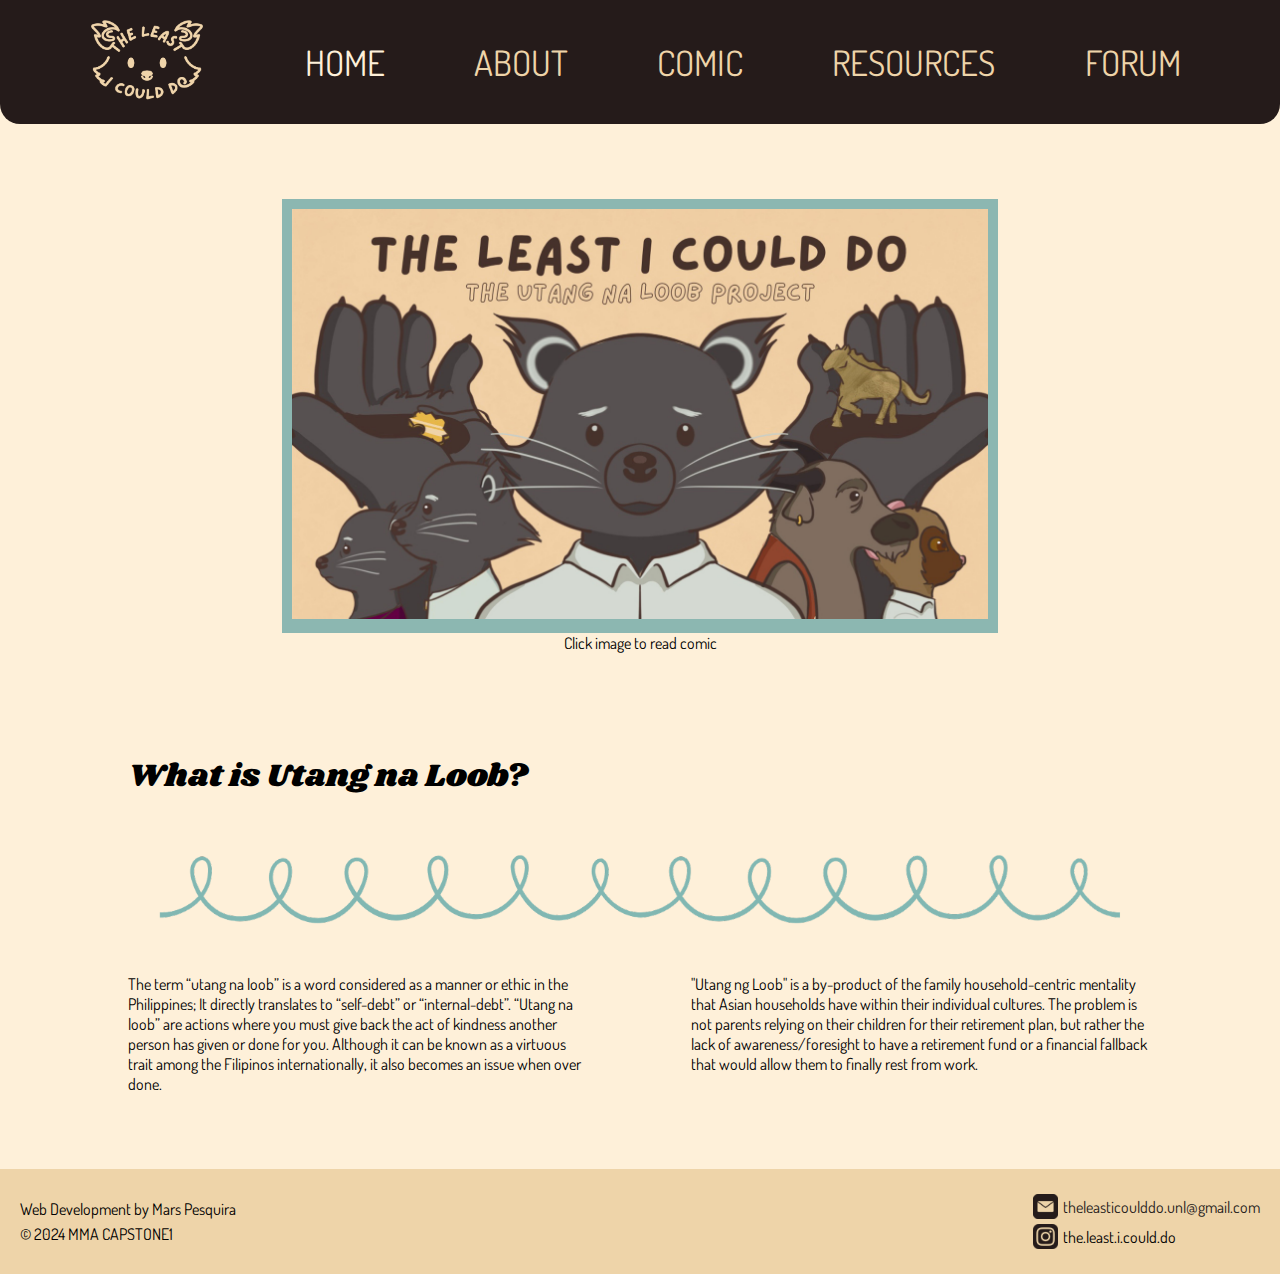
<file: index.html>
<!DOCTYPE html>
<html lang="en">

<head>
    <meta charset="utf-8">
    <meta name="viewport" content="width=device-width, initial-scale=1">
    <title>The Least I Could Do</title>
    <link rel="stylesheet" href="css/style.css">
    <link rel="stylesheet" href="css/mobile.css">
    <link rel="icon" type="image/icon" href="images/favicon.png">
</head>

<body>
    <!-- HEADER -->
    <header>
        <nav>
            <div class="logo">
                <a href="index.html">
                    <img id="logo" src="images/logo.png" alt="Logo">
                </a>
            </div>
            <ul>
                <li><a href="index.html" class="active">Home</a></li>
                <li><a href="about.html">About</a></li>
                <li><a href="comic.html">Comic</a></li>
                <li><a href="resources.html">Resources</a></li>
                <li><a href="forum.html">Forum</a></li>
            </ul>
        </nav>
    </header>

    <main id="index">
        <div class="comic-background">
            <div id="comic-preview">
                <a href="comic.html">
                    <img src="images/home-img.jpg" alt="Cover Page 1">
                </a>
            </div>
        </div>

        <p id="comic-hint-text">Click image to read comic</p>
        <h1>What is Utang na Loob?</h1>
        <img src="./images/loop.png" alt="Squiggly Line" class="loop">
        <div class="description">
            <p class="description-1">The term “utang na loob” is a word considered as a manner or ethic in the
                Philippines; It directly translates to “self-debt” or “internal-debt”. “Utang na loob” are actions where
                you must give back the act of kindness another person has given or done for you. Although it can be
                known as a virtuous trait among the Filipinos internationally, it also becomes an issue when over done.
            </p>
            <p class="description-2">"Utang ng Loob" is a by-product of the family household-centric mentality that
                Asian households have within their individual cultures. The problem is not parents relying on their
                children for their retirement plan, but rather the lack of awareness/foresight to have a retirement fund
                or a financial fallback that would allow them to finally rest from work.</p>
        </div>
    </main>
    <script src="js/script.js"></script>

    <!-- FOOTER -->
    <footer>
        <section>
            <div id="label">
                <ul>
                    <li>Web Development by Mars Pesquira</li>
                    <li>&copy; 2024 <span>MMA CAPSTONE1</span></li>
                </ul>
            </div>
            <div id="socials">
                <ul>
                    <li>
                        <a href="mailto:theleasticouldo.unl@gmail.com"><div id="footer-email"></div>theleasticoulddo.unl@gmail.com</a>
                    </li>
                    <li>
                        <div id="footer-instagram" class="social-icon" data-modal="modal-instagram-footer"></div>
                        the.least.i.could.do
                    </li>
                </ul>
            </div>
        </section>
    </footer>

</body>

</html>
</file>
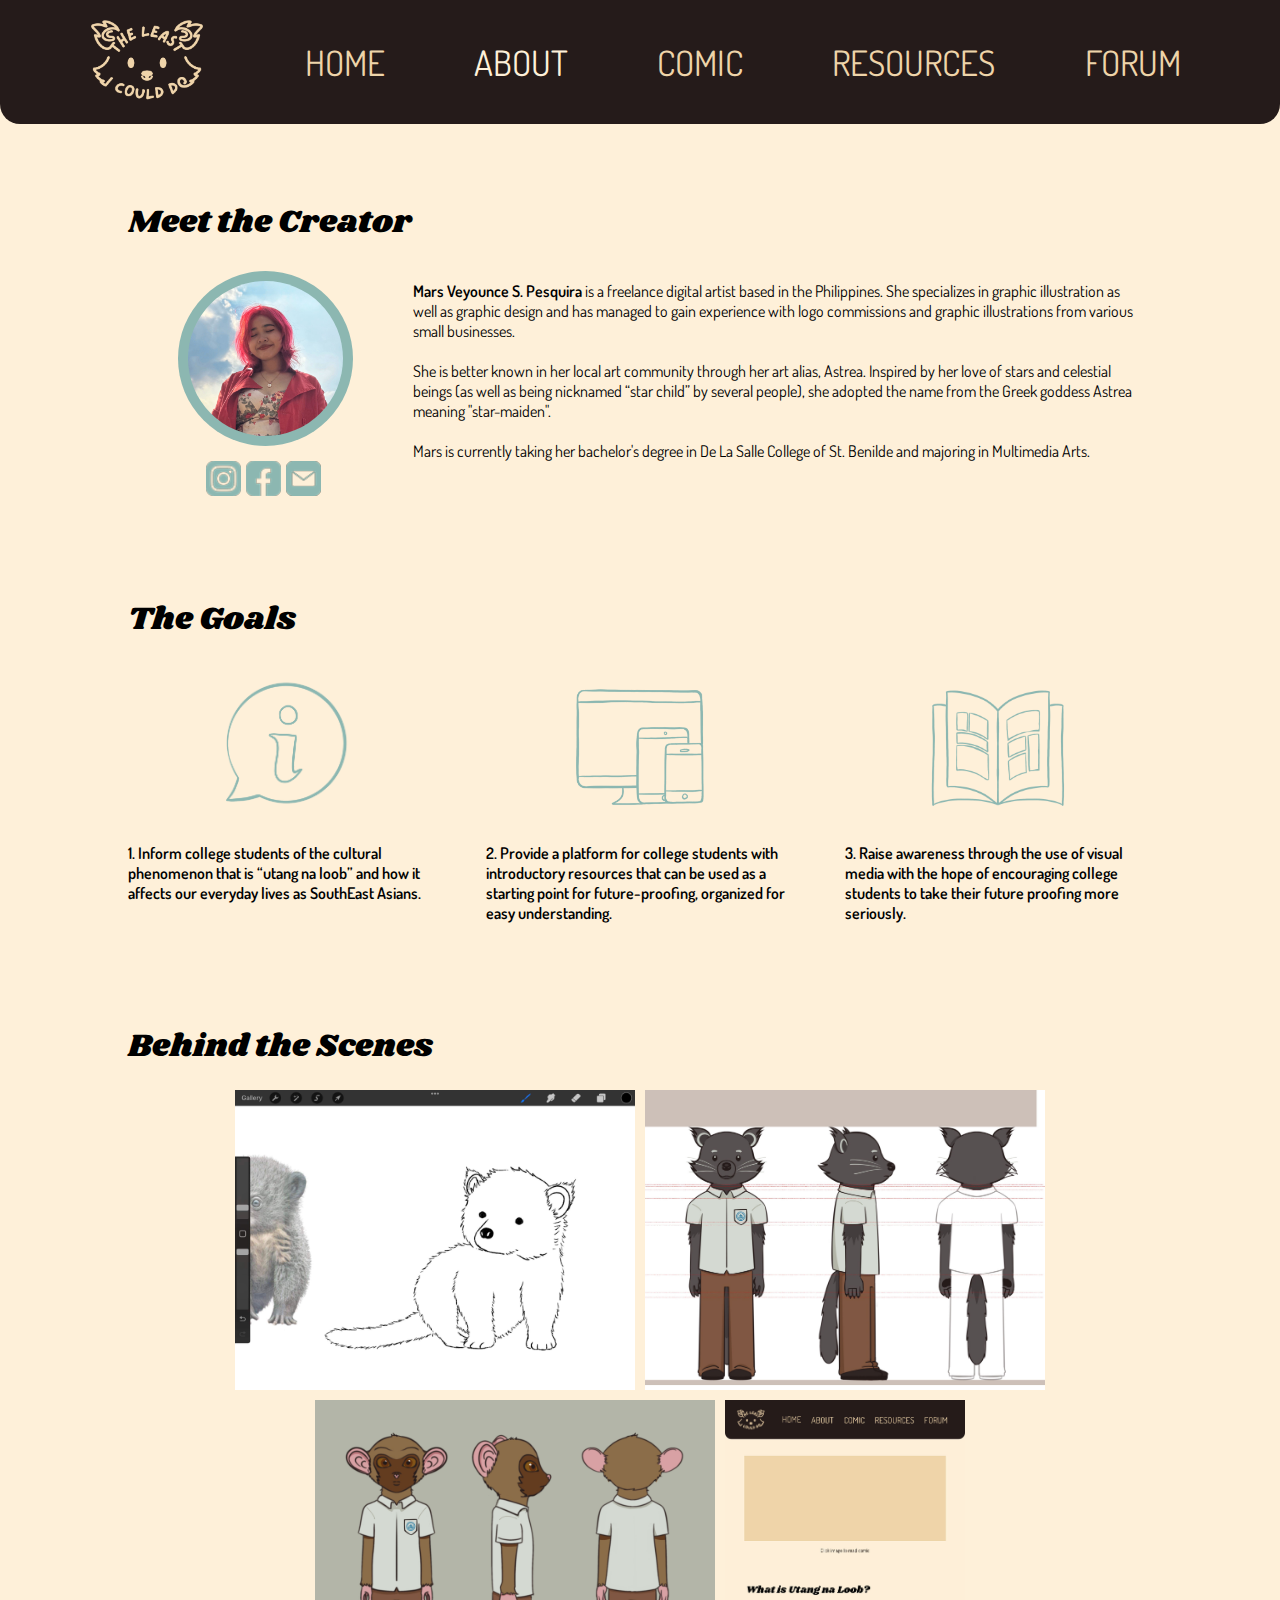
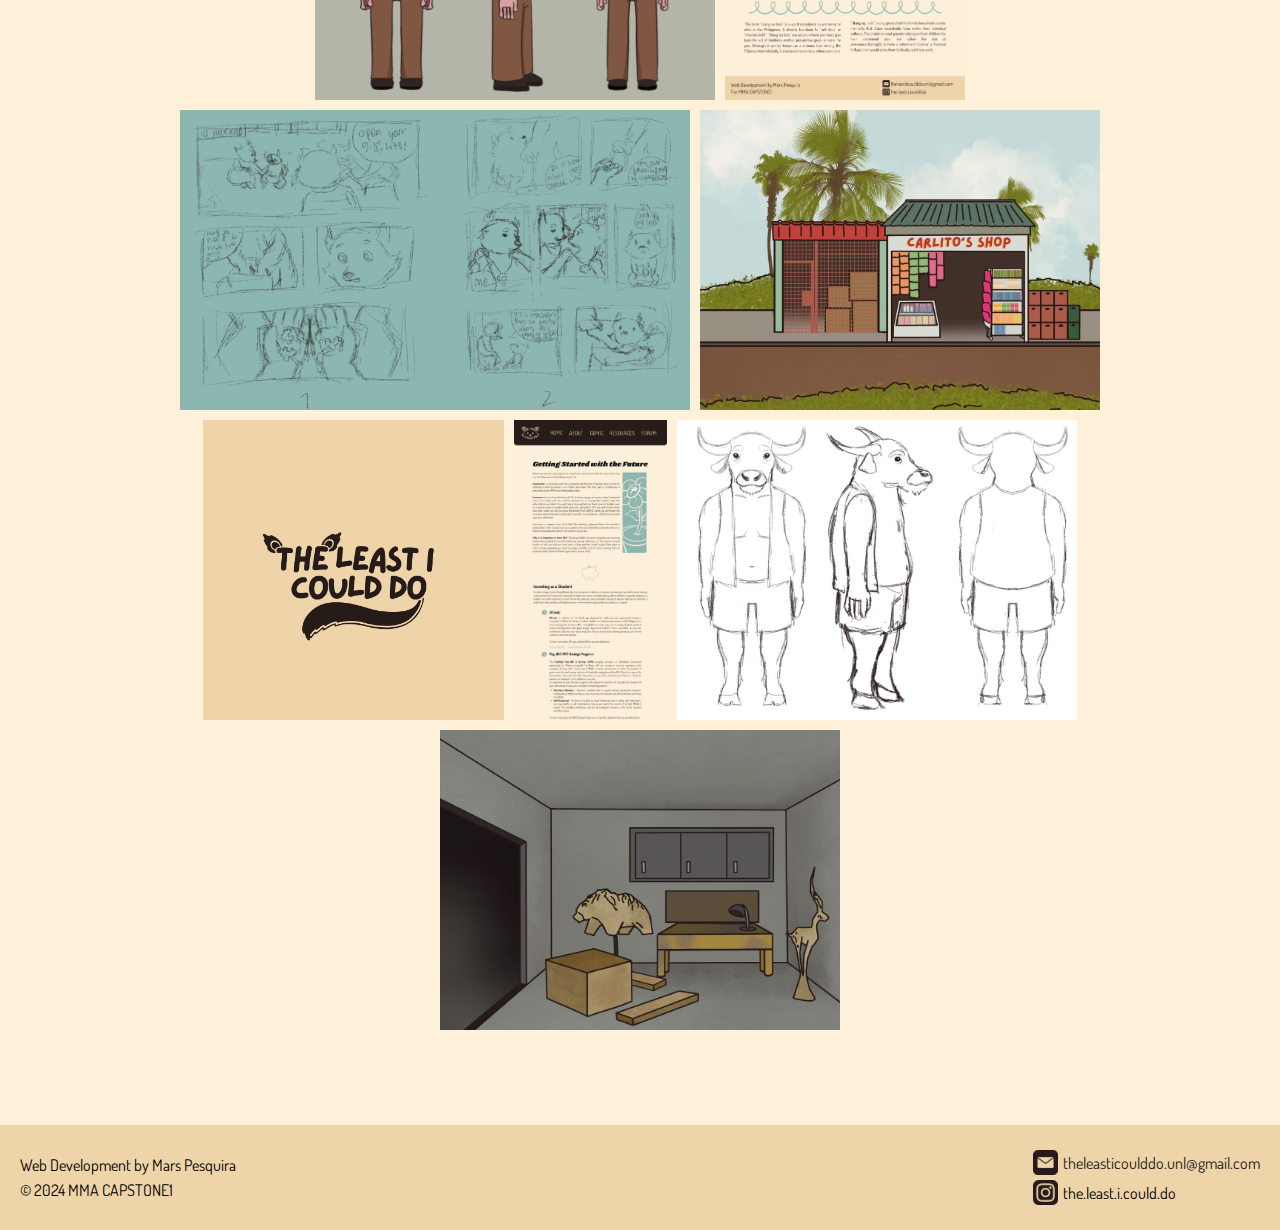
<file: about.html>
<!DOCTYPE html>
<html>

<head>
    <meta charset="utf-8">
    <meta name="viewport" content="width=device-width, initial-scale=1">
    <title>The Least I Could Do</title>
    <link rel="stylesheet" href="css/style.css">
    <link rel="stylesheet" href="css/mobile.css">
    <link rel="icon" type="image/icon" href="images/favicon.png">
</head>

<body>
    <!-- HEADER -->
    <header>
        <nav>
            <div class="logo">
                <a href="index.html">
                    <img id="logo" src="images/logo.png" alt="Logo">
                </a>
            </div>
            <ul>
                <li><a href="index.html">Home</a></li>
                <li><a href="about.html" class="active">About</a></li>
                <li><a href="comic.html">Comic</a></li>
                <li><a href="resources.html">Resources</a></li>
                <li><a href="forum.html">Forum</a></li>
            </ul>
        </nav>
    </header>

    <main id="about">
        <h1>Meet the Creator</h1>
        <div id="creator">
            <div id="creator-and-socials">
                <img src="./images/author.jpg" alt="Author" id="creator-image">
                <div id="creator-socials">
                    <!-- <a href="https://www.instagram.com/artbyastrea/" target="_blank"><div id="creator-instagram"></div></a> -->
                    <!-- <a href="https://www.facebook.com/artsrea" target="_blank"><div id="creator-facebook"></div></a> -->
                    <div id="creator-instagram" class="social-icon" data-modal="modal-instagram"></div>
                    <div id="creator-facebook" class="social-icon" data-modal="modal-facebook"></div>
                    <a href="mailto:this.is.astreaart@gmail.com" target="_blank"><div id="creator-email"></div></a>
                </div>
            </div>
            <div id="creator-description">
                <p><span>Mars Veyounce S. Pesquira</span> is a freelance digital artist based in the Philippines. She specializes in graphic illustration as well as graphic design and has managed to gain experience with logo commissions and graphic illustrations from various small businesses.</p>
                <p>She is better known in her local art community through her art alias, Astrea. Inspired by her love of stars and celestial beings (as well as being nicknamed “star child” by several people), she adopted the name from the Greek goddess Astrea meaning "star-maiden".</p>
                <p>Mars is currently taking her bachelor's degree in De La Salle College of St. Benilde and majoring in Multimedia Arts.</p>
            </div>
        </div>

        <div id="modal-template" class="modal-socials">
            <div class="modal-socials-content">
                <span class="close-socials">&times;</span>
                <div id="modal-content"></div>
            </div>
        </div>

        <h1>The Goals</h1>
        <ul>
            <li><img src="images/info.png" alt="Info Icon">1. Inform college students of the cultural phenomenon that is “utang na loob” and how it affects our everyday lives as SouthEast Asians.</li>
            <li><img src="images/device.png" alt="Device Icon">2. Provide a platform for college students with introductory resources that can be used as a starting point for future-proofing, organized for easy understanding.</li>
            <li><img src="images/comic.png" alt="Comic Icon">3. Raise awareness through the use of visual media with the hope of encouraging college students to take their future proofing more seriously.</li>
        </ul>

        <h1>Behind the Scenes</h1>
        <div class="gallery">
            <img src="images/bts01.jpg" alt="Image 1">
            <img src="images/bts02.jpg" alt="Image 2">
            <img src="images/bts03.jpg" alt="Image 3">
            <img src="images/bts04.jpg" alt="Image 4">
            <img src="images/bts05.jpg" alt="Image 5">
            <img src="images/bts06.jpg" alt="Image 6">
            <img src="images/bts07.jpg" alt="Image 7">
            <img src="images/bts08.jpg" alt="Image 8">
            <img src="images/bts09.jpg" alt="Image 9">
            <img src="images/bts10.jpg" alt="Image 10">
        </div>

        <div id="modal" class="modal">
            <span class="close">&times;</span>
            <img class="modal-content" id="modal-image">
            <div class="gallery-navigation">
                <button id="prev" class="nav-btn" aria-label="Previous Page">&#10094;</button>
                <button id="next" class="nav-btn" aria-label="Next Page">&#10095;</button>
            </div>
        </div>
    </main>
    <script src="js/script.js"></script>
    <script src="js/modal-gallery.js"></script>
    <script src="js/modal-socials.js"></script>

    <!-- FOOTER -->
    <footer>
        <section>
            <div id="label">
                <ul>
                    <li>Web Development by Mars Pesquira</li>
                    <li>&copy; 2024 <span>MMA CAPSTONE1</span></li>
                </ul>
            </div>
            <div id="socials">
                <ul>
                    <li>
                        <a href="mailto:theleasticouldo.unl@gmail.com"><div id="footer-email"></div>theleasticoulddo.unl@gmail.com</a>
                    </li>
                    <li>
                        <div id="footer-instagram" class="social-icon" data-modal="modal-instagram-footer"></div>
                        the.least.i.could.do
                    </li>
                </ul>
            </div>
        </section>
    </footer>

</body>

</html>
</file>
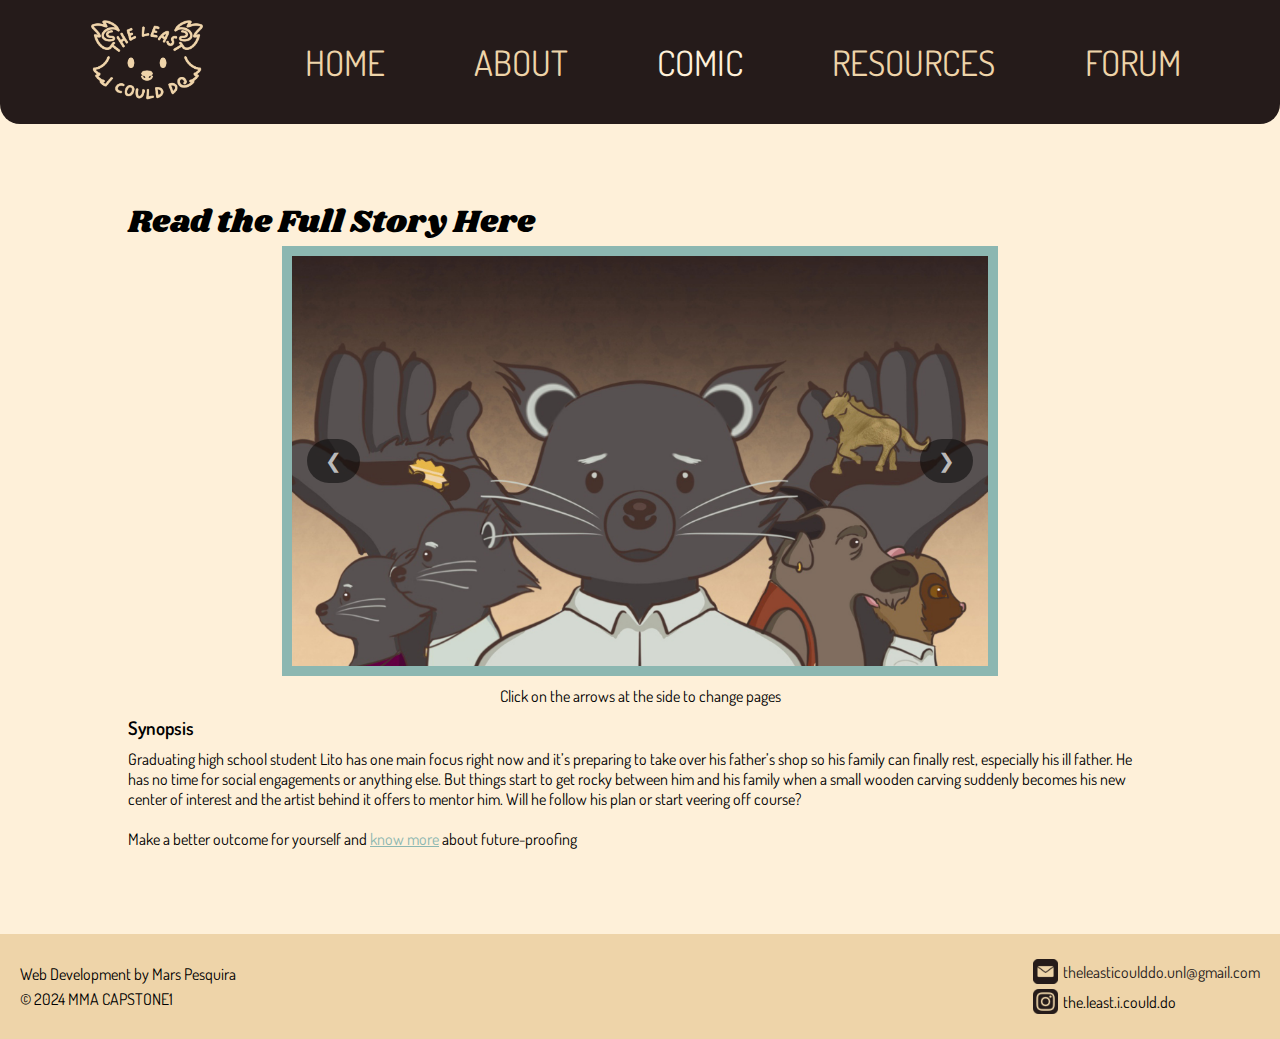
<file: comic.html>
<!DOCTYPE html>
<html lang="en">

<head>
    <meta charset="utf-8">
    <meta name="viewport" content="width=device-width, initial-scale=1">
    <title>The Least I Could Do</title>
    <link rel="stylesheet" href="css/style.css">
    <link rel="stylesheet" href="css/mobile.css">
    <link rel="icon" type="image/icon" href="images/favicon.png">
</head>

<body>
    <!-- HEADER -->
    <header>
        <nav>
            <div class="logo">
                <a href="index.html">
                    <img id="logo" src="images/logo.png" alt="Logo">
                </a>
            </div>
            <ul>
                <li><a href="index.html">Home</a></li>
                <li><a href="about.html">About</a></li>
                <li><a href="comic.html" class="active">Comic</a></li>
                <li><a href="resources.html">Resources</a></li>
                <li><a href="forum.html">Forum</a></li>
            </ul>
        </nav>
    </header>

    <!-- COMIC -->
    <main id="comic">
        <h1>Read the Full Story Here</h1>
        <div class="comic-background">
            <div class="comic-reader">
                <section class="comic-container">
                    <div class="comic-page">
                        <img src="images/cover01.jpg" alt="Cover Page 1">
                    </div>
                    <div class="comic-page">
                        <img src="images/cover02.jpg" alt="Cover Page 2">
                    </div>

                    <div class="comic-page">
                        <img src="images/page01.jpg" alt="Comic Page 1">
                    </div>
                    <div class="comic-page">
                        <img src="images/page02.jpg" alt="Comic Page 2">
                    </div>
                    <div class="comic-page">
                        <img src="images/page03.jpg" alt="Comic Page 3">
                    </div>
                    <div class="comic-page">
                        <img src="images/page04.jpg" alt="Comic Page 4">
                    </div>
                    <div class="comic-page">
                        <img src="images/page05.jpg" alt="Comic Page 5">
                    </div>
                    <div class="comic-page">
                        <img src="images/page06.jpg" alt="Comic Page 6">
                    </div>
                    <div class="comic-page">
                        <img src="images/page07.jpg" alt="Comic Page 7">
                    </div>
                    <div class="comic-page">
                        <img src="images/page08.jpg" alt="Comic Page 8">
                    </div>
                    <div class="comic-page">
                        <img src="images/page09.jpg" alt="Comic Page 9">
                    </div>
                    <div class="comic-page">
                        <img src="images/page10.jpg" alt="Comic Page 10">
                    </div>
                    <div class="comic-page">
                        <img src="images/placeholder11.jpg" alt="Comic Page 11">
                    </div>
                    <div class="comic-page">
                        <img src="images/placeholder12.jpg" alt="Comic Page 12">
                    </div>
                    <div class="comic-page">
                        <img src="images/placeholder13.jpg" alt="Comic Page 13">
                    </div>
                    <div class="comic-page">
                        <img src="images/placeholder14.jpg" alt="Comic Page 14">
                    </div>
                    <div class="comic-page">
                        <img src="images/placeholder15.jpg" alt="Comic Page 15">
                    </div>
                    <div class="comic-page">
                        <img src="images/placeholder16.jpg" alt="Comic Page 16">
                    </div>
                    <div class="comic-page">
                        <img src="images/placeholder17.jpg" alt="Comic Page 17">
                    </div>
                    <div class="comic-page">
                        <img src="images/placeholder18.jpg" alt="Comic Page 18">
                    </div>
                    <div class="comic-page">
                        <img src="images/placeholder19.jpg" alt="Comic Page 19">
                    </div>
                    <div class="comic-page">
                        <img src="images/placeholder20.jpg" alt="Comic Page 20">
                    </div>
                    <div class="comic-page">
                        <img src="images/placeholder21.jpg" alt="Comic Page 21">
                    </div>
                    <div class="comic-page">
                        <img src="images/placeholder22.jpg" alt="Comic Page 22">
                    </div>
                    <div class="comic-page">
                        <img src="images/placeholder23.jpg" alt="Comic Page 23">
                    </div>
                    <div class="comic-page">
                        <img src="images/placeholder24.jpg" alt="Comic Page 24">
                    </div>
                    <div class="comic-page">
                        <img src="images/placeholder25.jpg" alt="Comic Page 25">
                    </div>
                    <div class="comic-page">
                        <img src="images/placeholder26.jpg" alt="Comic Page 26">
                    </div>
                    <div class="comic-page">
                        <img src="images/placeholder27.jpg" alt="Comic Page 27">
                    </div>
                    <div class="comic-page">
                        <img src="images/placeholder28.jpg" alt="Comic Page 28">
                    </div>
                    <div class="comic-page">
                        <img src="images/placeholder29.jpg" alt="Comic Page 29">
                    </div>
                    <div class="comic-page">
                        <img src="images/placeholder30.jpg" alt="Comic Page 30">
                    </div>
                </section>
                <div class="navigation">
                    <button id="prevPage" class="nav-btn" aria-label="Previous Page">&#10094;</button>
                    <button id="nextPage" class="nav-btn" aria-label="Next Page">&#10095;</button>
                </div>
            </div>
        </div>
        <p class="comic-guide">Click on the arrows at the side to change pages</p>
        <h3>Synopsis</h3>
        <p>Graduating high school student Lito has one main focus right now and it’s preparing to take over his father’s
            shop so his family can finally rest, especially his ill father. He has no time for social engagements or
            anything else. But things start to get rocky between him and his family when a small wooden carving suddenly
            becomes his new center of interest and the artist behind it offers to mentor him. Will he follow his plan or
            start veering off course?</p>
        <p>Make a better outcome for yourself and <span><a href="resources.html">know more</a></span> about
            future-proofing</p>

    </main>
    <script src="js/script.js"></script>


    <!-- FOOTER -->
    <footer>
        <section>
            <div id="label">
                <ul>
                    <li>Web Development by Mars Pesquira</li>
                    <li>&copy; 2024 <span>MMA CAPSTONE1</span></li>
                </ul>
            </div>
            <div id="socials">
                <ul>
                    <li>
                        <a href="mailto:theleasticouldo.unl@gmail.com"><div id="footer-email"></div>theleasticoulddo.unl@gmail.com</a>
                    </li>
                    <li>
                        <div id="footer-instagram" class="social-icon" data-modal="modal-instagram-footer"></div>
                        the.least.i.could.do
                    </li>
                </ul>
            </div>
        </section>
    </footer>
</body>

</html>
</file>
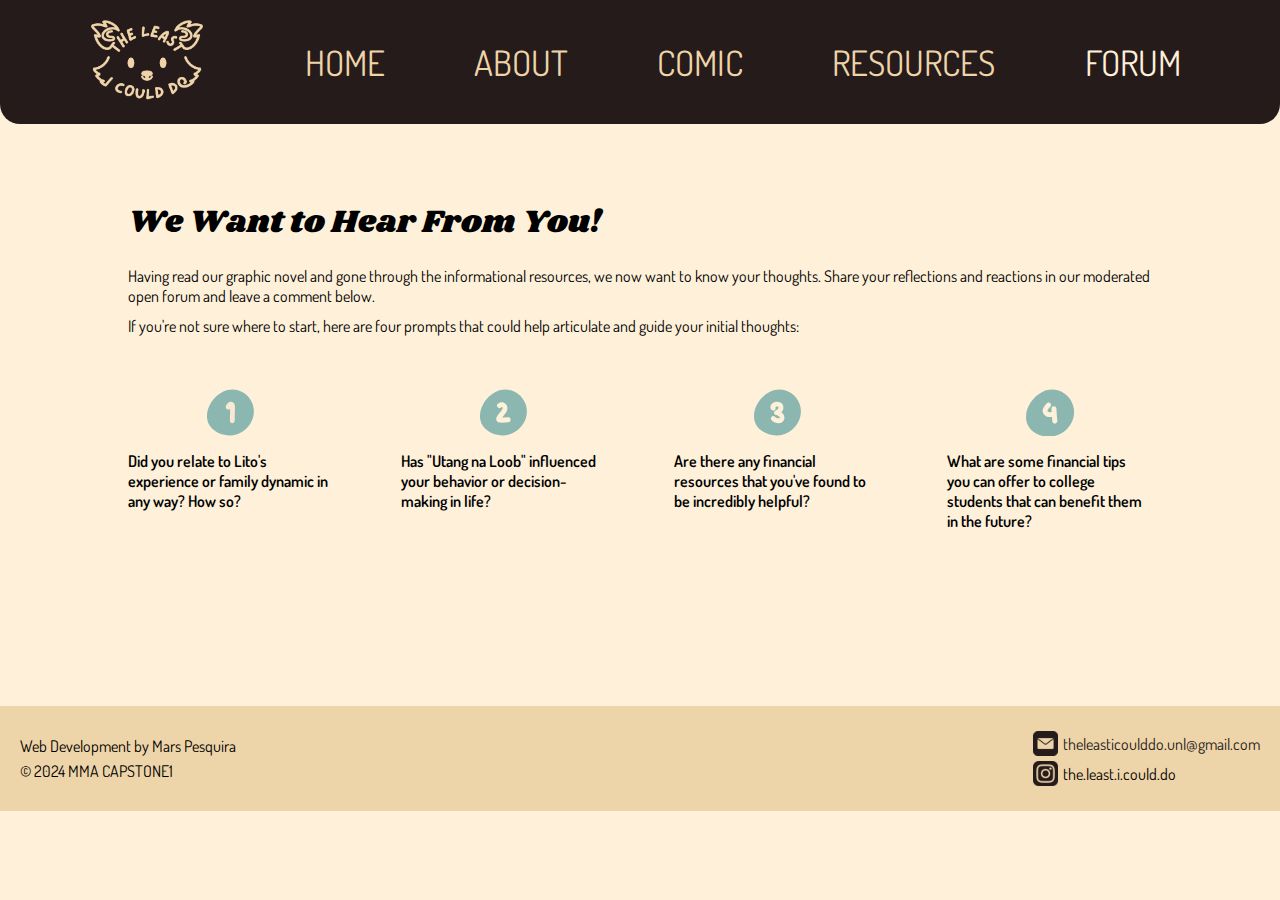
<file: forum.html>
<!DOCTYPE html>
<html>

<head>
    <meta charset="utf-8">
    <meta name="viewport" content="width=device-width, initial-scale=1">
    <title>The Least I Could Do</title>
    <link rel="stylesheet" href="css/style.css">
    <link rel="stylesheet" href="css/mobile.css">
    <link rel="icon" type="image/icon" href="images/favicon.png">
</head>

<body>
    <!-- HEADER -->
    <header>
        <nav>
            <div class="logo">
                <a href="index.html">
                    <img id="logo" src="images/logo.png" alt="Logo">
                </a>
            </div>
            <ul>
                <li><a href="index.html">Home</a></li>
                <li><a href="about.html">About</a></li>
                <li><a href="comic.html">Comic</a></li>
                <li><a href="resources.html">Resources</a></li>
                <li><a href="forum.html" class="active">Forum</a></li>
            </ul>
        </nav>
    </header>

    <main id="forum">
        <h1>We Want to Hear From You!</h1>
        <p>Having read our graphic novel and gone through the informational resources, we now want to know your thoughts. Share your reflections and reactions in our moderated open forum and leave a comment below.</p>
        <p>If you're not sure where to start, here are four prompts that could help articulate and guide your initial thoughts:</p>
        <ul>
            <li><img src="./images/svg/1.svg" alt="1">Did you relate to Lito's experience or family dynamic in any way? How so?</li>
            <li><img src="./images/svg/2.svg" alt="2">Has "Utang na Loob" influenced your behavior or decision-making in life?</li>
            <li><img src="./images/svg/3.svg" alt="3">Are there any financial resources that you've found to be incredibly helpful?</li>
            <li><img src="./images/svg/4.svg" alt="4">What are some financial tips you can offer to college students that can benefit them in the future?</li>
        </ul>

        <!-- DISQUS -->
        <div id="disqus_thread" class="disqus_section"></div>
        <script>
            var disqus_config = function () {
                this.page.url = PAGE_URL;
                this.page.identifier = PAGE_IDENTIFIER;
            };
            (function () {
                var d = document, s = d.createElement('script');
                s.src = 'https://EXAMPLE.disqus.com/embed.js';
                s.setAttribute('data-timestamp', +new Date());
                (d.head || d.body).appendChild(s);
            })();
        </script>
        <script src="js/script.js"></script>

    </main>

    <!-- FOOTER -->
    <footer>
        <section>
            <div id="label">
                <ul>
                    <li>Web Development by Mars Pesquira</li>
                    <li>&copy; 2024 <span>MMA CAPSTONE1</span></li>
                </ul>
            </div>
            <div id="socials">
                <ul>
                    <li>
                        <a href="mailto:theleasticouldo.unl@gmail.com"><div id="footer-email"></div>theleasticoulddo.unl@gmail.com</a>
                    </li>
                    <li>
                        <div id="footer-instagram" class="social-icon" data-modal="modal-instagram-footer"></div>
                        the.least.i.could.do
                    </li>
                </ul>
            </div>
        </section>
    </footer>

</body>

</html>
</file>
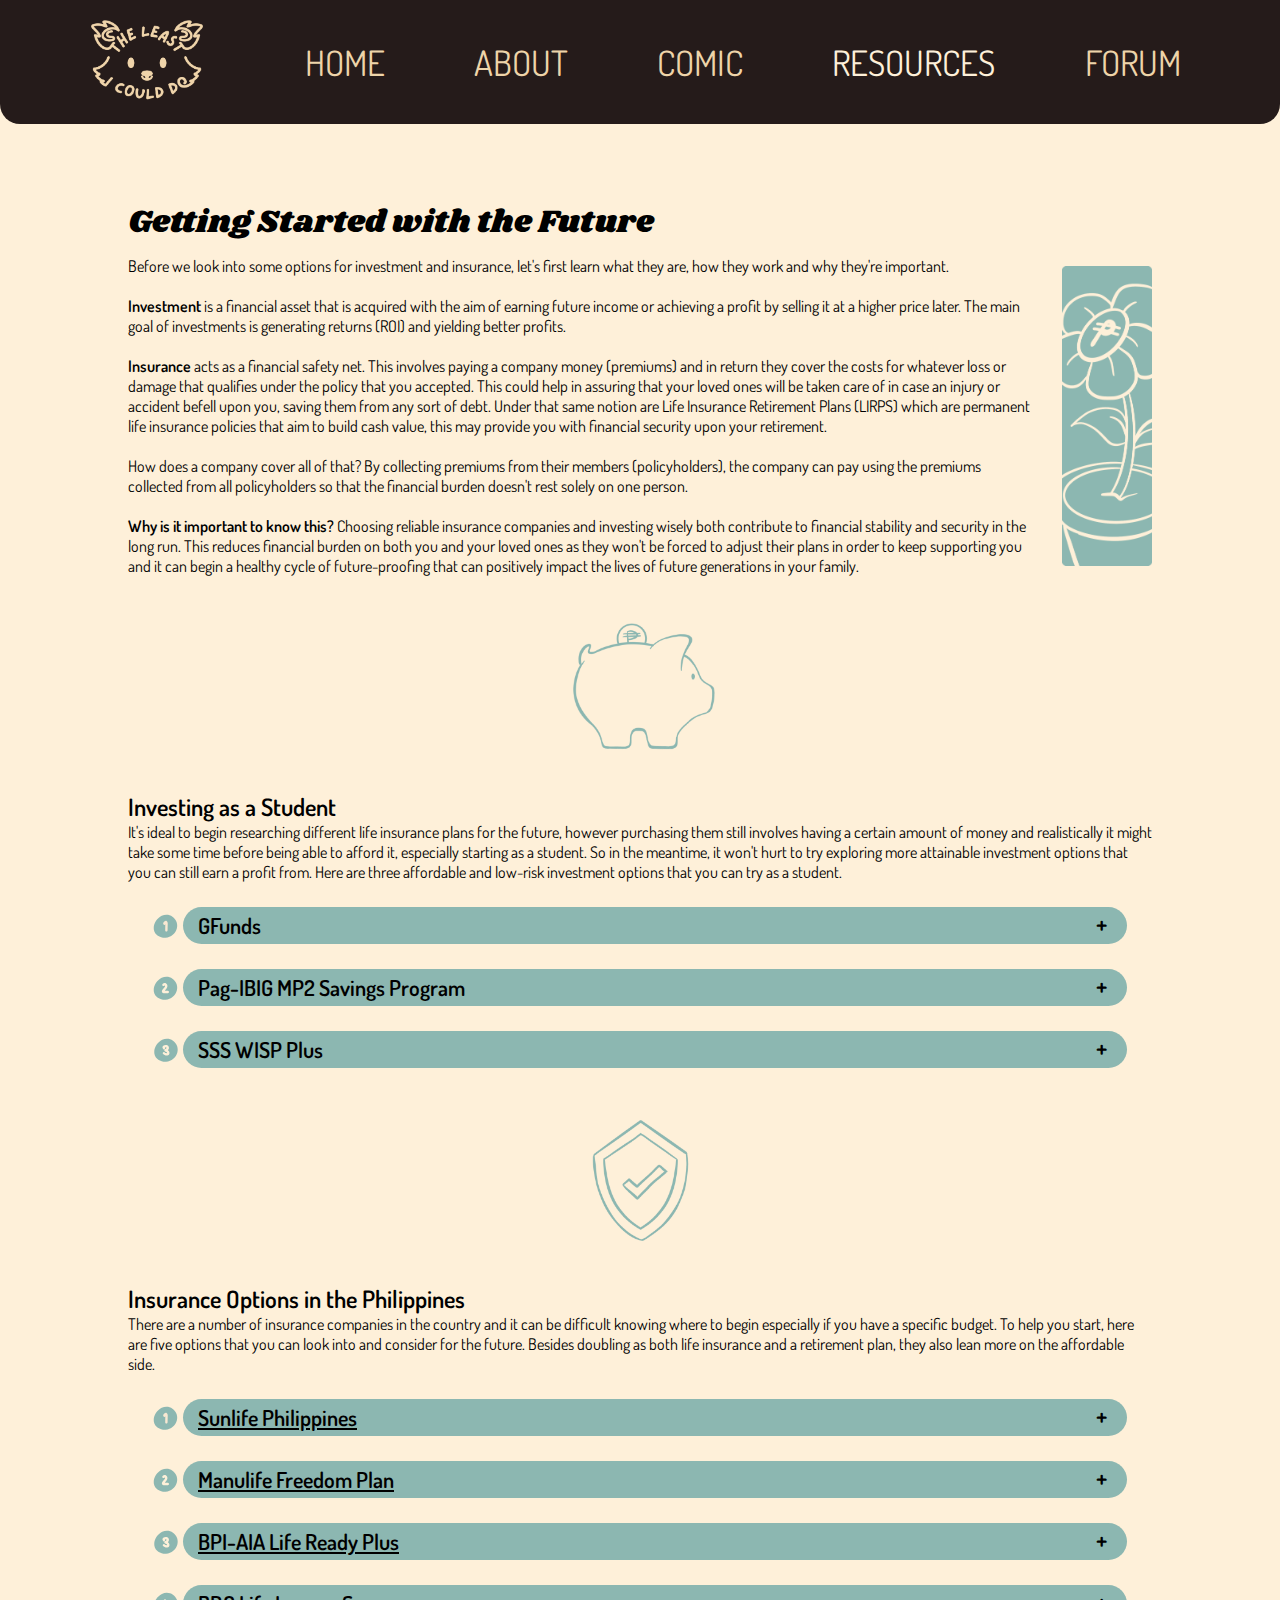
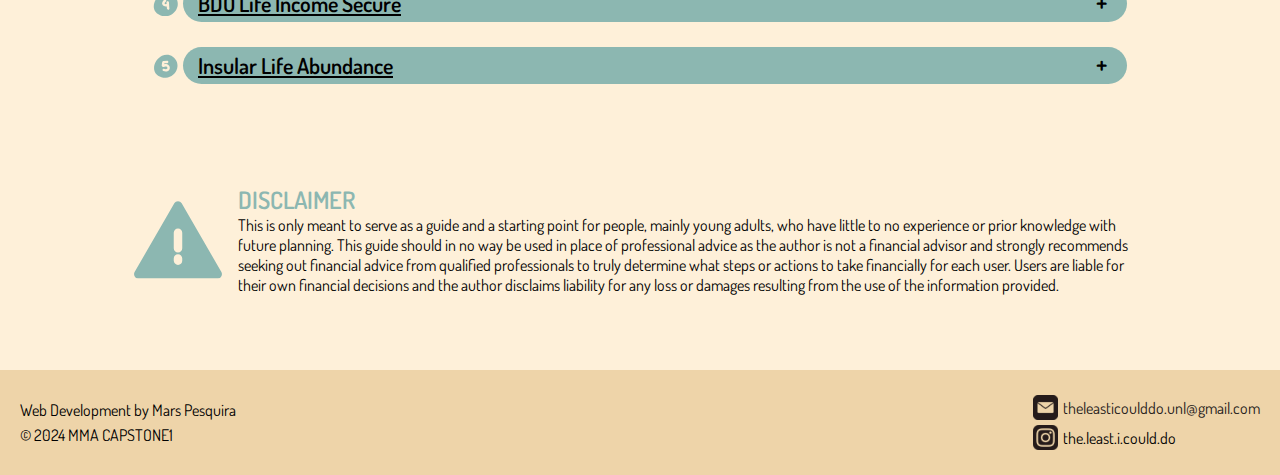
<file: resources.html>
<!DOCTYPE html>
<html>

<head>
    <meta charset="utf-8">
    <meta name="viewport" content="width=device-width, initial-scale=1">
    <title>The Least I Could Do</title>
    <link rel="stylesheet" href="css/style.css">
    <link rel="stylesheet" href="css/mobile.css">
    <link rel="icon" type="image/icon" href="images/favicon.png">
</head>

<body>
    <!-- HEADER -->
    <header>
        <nav>
            <div class="logo">
                <a href="index.html">
                    <img id="logo" src="images/logo.png" alt="Logo">
                </a>
            </div>
            <ul>
                <li><a href="index.html">Home</a></li>
                <li><a href="about.html">About</a></li>
                <li><a href="comic.html">Comic</a></li>
                <li><a href="resources.html" class="active">Resources</a></li>
                <li><a href="forum.html">Forum</a></li>
            </ul>
        </nav>
    </header>

    <main id="resources">
        <h1>Getting Started with the Future</h1>
        <div id="getting-started">
            <div id="getting-started-description">
                <p>Before we look into some options for investment and insurance, let's first learn what they are, how they work and why they're important.</p>
                <p><span>Investment</span> is a financial asset that is acquired with the aim of earning future income or achieving a profit by selling it at a higher price later. The main goal of investments is generating returns (ROI) and yielding better profits.</p>
                <p><span>Insurance</span> acts as a financial safety net. This involves paying a company money (premiums) and in return they cover the costs for whatever loss or damage that qualifies under the policy that you accepted. This could help in assuring that your loved ones will be taken care of in case an injury or accident befell upon you, saving them from any sort of debt. Under that same notion are Life Insurance Retirement Plans (LIRPS) which are permanent life insurance policies that aim to build cash value, this may provide you with financial security upon your retirement.</p>
                <p>How does a company cover all of that? By collecting premiums from their members (policyholders), the company can pay using the premiums collected from all policyholders so that the financial burden doesn't rest solely on one person.</p>
                <p><span>Why is it important to know this?</span> Choosing reliable insurance companies and investing wisely both contribute to financial stability and security in the long run. This reduces financial burden on both you and your loved ones as they won't be forced to adjust their plans in order to keep supporting you and it can begin a healthy cycle of future-proofing that can positively impact the lives of future generations in your family.</p>
            </div>

            <img src="./images/flower.png" alt="Flower">
        </div>
        <div class="icon">
            <img src="./images/piggybank.png" alt="Piggy Bank Icon">
        </div>

        <div id="investing-as-a-student">
            <h2>Investing as a Student</h2>
            <p>It's ideal to begin researching different life insurance plans for the future, however purchasing them still involves having a certain amount of money and realistically it might take some time before being able to afford it, especially starting as a student. So in the meantime, it won't hurt to try exploring more attainable investment options that you can still earn a profit from. Here are three affordable and low-risk investment options that you can try as a student.</p>
            <ul>
                <li>
                    <h3><img src="./images/svg/1.svg" alt="1"><button type="button" class="collapsible">GFunds<span class="indicator">+</span></button></h3>
                    <div class="collapsible-content">
                        <p><span>GFunds</span> is a feature of the GCash app designed for both new and experienced investors. Launched in 2018 under GInvest, it allows students and low-income earners in the Philippines to start investing with as little as ₱50. Through GFunds, users can access a variety of global and local funds, including options like Apple, Google, Ayala Land, and BPI. There is very little risk given that the investment costs are much lower and since there is no minimum holding period you are free to withdraw whenever you like.</p>
                        <p>To learn more about GFunds, additional links are provided below.</p>
                        <div class="links">
                            <a href="https://help.gcash.com/hc/en-us/sections/360004696433-GFunds" target=”_blank”>
                                <p>More on GFunds</p>
                            </a>
                            <a href="https://help.gcash.com/hc/en-us/articles/360017753033-Create-a-GFunds-account"
                                target=”_blank”>
                                <p>How to apply for GFunds</p>
                            </a>
                        </div>
                    </div>
                </li>
                <li>
                    <h3><img src="./images/svg/2.svg" alt="2"><button type="button" class="collapsible">Pag-IBIG MP2 Savings Program<span class="indicator">+</span></button></h3>
                    <div class="collapsible-content">
                        <p>The <span>Modified Pag-IBIG 2 Savings (MP2)</span> program provides an affordable investment opportunity for Filipinos especially for those with low income or have no experience with investing. Starting with a minimum of ₱500 monthly contributions. It offers the benefit of government-backed savings and annual dividends ranging from 4% to 8%. There's no cap on the amount you can invest, and after five years, you can either withdraw your funds or choose to extend your dividends for an additional two years.</p>
                        <p>It's important to note that this program only extends to members of Pag-IBIG but students 18 years old and above may look into these membership options:</p>
                        <ul>
                            <li>
                                <p><span>Voluntary Members</span> - Voluntary members with no regular income can pay the minimum contribution of ₱200 monthly in order to access the benefits and still contribute what they can afford.</p>
                            </li>
                            <li>
                                <p><span>Self-Employed</span> - For those who take on small freelancing jobs or selling self-made items, you may qualify as self-employed as long as you receive an income of at least ₱1000 a month. The monthly contribution rate of self-employed members is 2% of the reported monthly income.</p>
                            </li>
                        </ul>
                        <p>To learn more about the MP2 Savings Program and Pag-IBIG, additional links are provided below.</p>
                        <div class="links">
                            <div id="pag-ibig">
                                <a href="https://pagibiginquiries.online/pag-ibig-contribution-benefits/" target=”_blank”>
                                    <p>More on Pag-IBIG</p>
                                </a>
                                <a href="https://www.pagibigfund.gov.ph/FAQ_MP2.html" target=”_blank”>
                                    <p>More on MP2</p>
                                </a>
                            </div>
                            <div id="how-to-apply-pag-ibig">
                                <a href="https://www.moneymax.ph/government-services/articles/pag-ibig-online-registration"
                                    target=”_blank”>
                                    <p>How to apply for Pag-IBIG</p>
                                </a>
                                <a href="https://www.globe.com.ph/go/career-money/article/guide-to-pag-ibig-mp2#enroll-invest"
                                    target=”_blank”>
                                    <p>How to apply for MP2</p>
                                </a>
                            </div>
                        </div>
                    </div>
                </li>
                <li>
                    <h3><img src="./images/svg/3.svg" alt="3"><button type="button" class="collapsible">SSS WISP Plus<span class="indicator">+</span></button></h3>
                    <div class="collapsible-content">
                        <p>The <span>SSS Worker's Investment and Savings Program (WISP) Plus</span> is a new voluntary retirement savings program for SSS members, their minimum contributions also start at ₱500 per payment. It offers flexibility, as members can pay their contributions anytime. Similar to the Pag-IBIG MP2, SSS WISP Plus is an affordable, safe, and tax-free government savings program. It is designed to provide additional retirement savings on top of your regular SSS contributions.</p>
                        <p>As mentioned above, you must be a contributing SSS member of at least 15 years old in order to apply for SSS Wisp Plus. Similarly to MP2, you may also apply as a Voluntary member or a Self-Employed member. Both of their monthly contributions are ₱560 for the minimum Monthly Salary Credit (MSC) of ₱4,000. You may choose based on your financial capacity and contribute accordingly.</p>
                        <p>To learn more about SSS and SSS Wisp Plus, additional links are provided below.</p>
                        <div class="links">
                            <div class="sss">
                                <a href="https://www.globe.com.ph/go/career-money/article/how-to-apply-sss-membership#gref" target=”_blank”>
                                    <p>More SSS</p>
                                </a>
                                <a href="https://www.sss.gov.ph/sss/DownloadContent?fileName=FAQS-WISP-PLUS.pdf" target=”_blank”>
                                    <p>More on SSS WISP PLUS</p>
                                </a>
                            </div>
                            <div class="how-to-apply-sss">
                                <a href="https://www.sss.gov.ph/sss/appmanager/viewArticle.jsp?page=MySSS%20Registration"
                                    target=”_blank”>
                                    <p>How to apply for SSS</p>
                                </a>
                                <a href="https://www.moneymax.ph/investments/articles/wisp-sss-contribution"
                                    target=”_blank”>
                                    <p>How to apply for SSS WISP PLUS</p>
                                </a>
                            </div>
                        </div>
                    </div>
                </li>
            </ul>
        </div>
        <div class="icon">
            <img src="./images/shield.png" alt="Shield Icon">
        </div>

        <div id="insurance-options">
            <h2>Insurance Options in the Philippines</h2>
            <p>There are a number of insurance companies in the country and it can be difficult knowing where to begin especially if you have a specific budget. To help you start, here are five options that you can look into and consider for the future. Besides doubling as both life insurance and a retirement plan, they also lean more on the affordable side.</p>
            <ul>
                <li>
                    <h3><img src="./images/svg/1.svg" alt="1"><button type="button" class="collapsible"><a href="https://www.sunlife.com.ph/en/insurance/" target="_blank">Sunlife Philippines</a><span class="indicator">+</span></button></h3>
                    <div class="collapsible-content">
                        <p><span>Sun Life</span> offers a variety of life insurance plans, one affordable option is Sun FlexiLink which offers both life insurance and investment flexibility. They allow coverage until the age of 88 and include manageable premium payments. A popular option for retirement planning is Sun MaxiLink Prime, this combines life insurance and flexible investment options. Policyholders can pay for at least 10 years and can qualify for loyalty bonuses</p>
                    </div>
                </li>
                <li>
                    <h3><img src="./images/svg/2.svg" alt="2"><button type="button" class="collapsible"><a href="https://www.manulife.com.ph/products/savings-retirement/freedom.html" target="_blank">Manulife Freedom Plan</a><span class="indicator">+</span></button></h3>
                    <div class="collapsible-content">
                        <p>The <span>Manulife Freedom Plan</span> is a retirement savings plan that comes with life insurance and a lump-sum maturity benefit when the policy ends which can either be 20 years or until age 65.. They also provide  flexible payment terms of 5 or 10 years and guaranteed cash payouts every other year.</p>
                    </div>
                </li>
                <li>
                    <h3><img src="./images/svg/3.svg" alt="3"><button type="button" class="collapsible"><a href="https://www.bpi-aia.com.ph/en/our-products/protection/life-ready-plus" target="_blank">BPI-AIA Life Ready Plus</a><span class="indicator">+</span></button></h3>
                    <div class="collapsible-content">
                        <p><span>BPI-AIA Life Ready Plus</span> can assist with retirement planning through its combination of life insurance protection and investment benefits. Premiums can start as low as ₱2,100 a month and a guaranteed cash payout upon the policy's maturity which can be beneficial during retirement. It also includes flexible payment terms that allow you to choose so you can budget effectively.</p>
                    </div>
                </li>
                <li>
                    <h3><img src="./images/svg/4.svg" alt="4"><button type="button" class="collapsible"><a href="https://www.bdo.com.ph/bdo-life/retirement-plans/income-secure" target="_blank">BDO Life Income Secure</a><span class="indicator">+</span></button></h3>
                    <div class="collapsible-content">
                        <p><span>BDO Life Income Secure</span> is designed to be an affordable life insurance plan that comes with a lump-sum maturity benefit that can assist you during retirement. It covers for 20 years and also includes guaranteed yearly cash payouts starting from the 10th year, this can offset the cost of premiums and provide you with additional income.</p>
                    </div>
                </li>
                <li>
                    <h3><img src="./images/svg/5.svg" alt="5"><button type="button" class="collapsible"><a href="https://www.insularlife.com.ph/abundance" target="_blank">Insular Life Abundance</a><span class="indicator">+</span></button></h3>
                    <div class="collapsible-content">
                        <p><span>Insular Life Abundance</span> provides a limited payment period of only 5 or 10 years with regular cash payouts every two years. The cash payout starts at either the 7th or 11th year. It also offers life insurance coverage for over 20 years or until age 65 and a guaranteed lump-sum maturity benefit.</p>
                    </div>
                </li>
            </ul>
        </div>


        <div id="disclaimer-description">
            <img src="./images/svg/disclaimer.svg" alt="Disclaimer Icon">
            <div>
                <h2 id="disclaimer">Disclaimer</h2>
                <p>This is only meant to serve as a guide and a starting point for people, mainly young adults, who have little to no experience or prior knowledge with future planning. This guide should in no way be used in place of professional advice as the author is not a financial advisor and strongly recommends seeking out financial advice from qualified professionals to  truly determine what steps or actions to take financially for each user. Users  are liable for their own financial decisions and the author disclaims liability for any loss or damages resulting from the use of the information provided.</p>
            </div>

        </div>

        <script src="js/collapsible.js"></script>
    </main>

    <!-- FOOTER -->
    <footer>
        <section>
            <div id="label">
                <ul>
                    <li>Web Development by Mars Pesquira</li>
                    <li>&copy; 2024 <span>MMA CAPSTONE1</span></li>
                </ul>
            </div>
            <div id="socials">
                <ul>
                    <li>
                        <a href="mailto:theleasticouldo.unl@gmail.com"><div id="footer-email"></div>theleasticoulddo.unl@gmail.com</a>
                    </li>
                    <li>
                        <div id="footer-instagram" class="social-icon" data-modal="modal-instagram-footer"></div>
                        the.least.i.could.do
                    </li>
                </ul>
            </div>
        </section>
    </footer>

</body>

</html>
</file>
<file: css/style.css>
@import url('https://fonts.googleapis.com/css2?family=Dosis:wght@200..800&family=Shrikhand&display=swap');

/* COLOR PALETTE */
/* BROWN: #251B1A;
BEIGE: #EED4A9;
CREAM: #FEF0D9;
BLUE: #8CB7B1; */

* {
    margin: 0;
    padding: 0;
    box-sizing: border-box;
}

body {
    background-color: #FEF0D9;
}

body::-webkit-scrollbar {
    display: none;
}

a {
    text-decoration: none;
}

h1 {
    font-family: "Shrikhand", serif;
    font-weight: 500;
    font-style: normal;
}

h2 {
    font-family: "Dosis", sans-serif;
    font-weight: 600;
    font-style: normal;
}

h3 {
    font-family: "Dosis", sans-serif;
    font-weight: 600;
    font-style: normal;
}

p {
    font-family: "Dosis", sans-serif;
    font-weight: 400;
    font-style: normal;
}

ul {
    list-style: none;
}


/* HEADER */
header {
    background-color: #251B1A;
    padding: 10px 0;
    width: 100%;
    position: sticky;
    z-index: 2;
    top: 0;
    border-bottom-left-radius: 20px;
    border-bottom-right-radius: 20px;
}

nav {
    display: flex;
    justify-content: space-evenly;
    align-items: center;
    margin: 0 auto;
    padding: 10px 0;
}

nav ul {
    display: flex;
    justify-content: space-between;
    list-style: none;
    padding: 0;
    margin: 0;
    width: 70%;
    text-transform: uppercase;
}

nav ul li {
    margin: 0 10px;
    font-family: "Dosis", sans-serif;
    font-weight: 400;
    font-style: normal;
    font-size: 35px;
}

nav ul li a {
    color: #EED4A9;
}

nav ul li a:hover {
    color: #D0B381;
}

.logo img {
    max-height: 80px;
}

.active {
    color: #FEF0D9 !important;
}


/* BODY */
main {
    /* max-width: 960px; */
    width: 80%;
    padding: 75px 0;
    margin: 0 auto;
}


/* FOOTER */
footer {
    width: 100%;
    background-color: #EED4A9;
    bottom: 0;
    padding: 20px;
}

footer section {
    display: flex;
    flex-direction: row;
    justify-content: space-between;
}

#label {
    display: flex;
    align-items: center;
}

#label ul li {
    text-transform: none;
    font-family: "Dosis", sans-serif;
    font-weight: 400;
    font-style: normal;
    margin: 5px 0;
}

#label ul li span {
    text-transform: capitalize;
}

#footer-email {
    background-image: url("../images/svg/email.png");
    height: 25px;
    width: 25px;
    margin: 0 5px 0 0;
    opacity: 100%;
    background-size: 100%;
    background-repeat: no-repeat;
}

#footer-email:hover {
    background-image: url("../images/svg/emailfooter-hover.png");
}

#footer-email:active {
    background-image: url("../images/svg/emailfooter-click.png");
}

#footer-instagram {
    background-image: url("../images/svg/instagram.png");
    height: 25px;
    width: 25px;
    margin: 0 5px 0 0;
    opacity: 100%;
    background-size: 100%;
    background-repeat: no-repeat;
}

#footer-instagram:hover {
    background-image: url("../images/svg/igfooter-hover.png");
}

#footer-instagram:active {
    background-image: url("../images/svg/igfooter-click.png");
}

#socials ul {
    margin: 0;
    padding: 0;
}

#socials ul li {
    margin: auto 0;
    font-family: "Dosis", sans-serif;
    font-weight: 400;
    font-style: normal;
    display: flex;
    align-items: center;
    margin: 5px 0;
}

#socials ul li a {
    display: flex;
    align-items: center;
    color: #251B1A;
}

#socials ul li a:hover {
    color: #171111;
}

#socials ul li a:active {
    color: #3E3373;
}


/* HOMEPAGE */
#comic-preview {
    display: flex;
    flex-direction: row;
    width: 100%;
    height: auto;
    margin: 0 auto;
}

#comic-preview a img {
    width: 100%;
    height: auto;
    margin: 0;
}

#comic-preview:hover {
    filter: brightness(90%);
}

#comic-preview:active {
    opacity: 0.5;
}

#comic-hint-text {
    text-align: center;
}

#index h1 {
    margin: 100px 0 0;
}

.loop {
    width: 100%;
    height: auto;
}

.description {
    display: flex;
    flex-direction: row;
    justify-content: space-between;
}

.description-1 {
    max-width: 45%;
}

.description-2 {
    max-width: 45%;
}


/* ABOUT PAGE */
#creator {
    display: flex;
    flex-direction: row;
}

#creator-and-socials {
    margin: 25px 50px 100px;
    display: flex;
    flex-direction: column;
    align-items: center;
}

#creator-image {
    border-radius: 100px;
    background-color: #8CB7B1;
    padding: 10px;
    height: auto;
    width: 175px;
    max-width: 175px;
    margin: 0 0 15px 0;
}

#creator-socials {
    display: flex;
    flex-direction: row;
}

#creator-instagram {
    background-image: url("../images/svg/instagramblue.png");
    width: 35px;
    height: 35px;
    margin: 0 5px 0 0;
    opacity: 100%;
    background-size: 100%;
    background-repeat: no-repeat;
}

#creator-instagram:hover {
    background-image: url("../images/svg/ig-hover.png");
}

#creator-instagram:active {
    background-image: url("../images/svg/ig-click.png");
}

#creator-facebook {
    background-image: url("../images/svg/facebook.png");
    width: 35px;
    height: 35px;
    margin: 0 5px 0 0;
    opacity: 100%;
    background-size: 100%;
    background-repeat: no-repeat;
}

#creator-facebook:hover {
    background-image: url("../images/svg/fb-hover.png");
}

#creator-facebook:active {
    background-image: url("../images/svg/fb-click.png");
}

#creator-email {
    background-image: url("../images/svg/emailblue.png");
    width: 35px;
    height: 35px;
    margin: 0 5px 0 0;
    opacity: 100%;
    background-size: 100%;
    background-repeat: no-repeat;
}

#creator-email:hover {
    background-image: url("../images/svg/email-hover.png");
}

#creator-email:active {
    background-image: url("../images/svg/email-click.png");
}

.modal-socials {
    display: none;
    position: fixed;
    z-index: 10;
    left: 0;
    top: 0;
    width: 100%;
    height: 100%;
    overflow: auto;
    background-color: rgba(0, 0, 0, 0.4);
}

.modal-socials-content {
    background-color: #FFFFFF;
    margin: 5% auto;
    padding: 20px;
    width: 100%;
    max-width: 550px;
    border-radius: 10px;
}

.modal-socials-content iframe {
    width: 500px;
    height: 500px;
}

.close-socials {
    float: right;
    font-size: 28px;
    font-weight: bold;
}

.close-socials:hover,
.close-socials:focus {
    text-decoration: none;
    cursor: pointer;
}

#creator-description {
    display: flex;
    flex-direction: column;
    margin: 25px 0 100px;
}

#creator-description p {
    margin: 10px;
}

#creator-description p span {
    font-weight: 600;
}

#about ul {
    display: flex;
    flex-direction: row;
    justify-content: space-between;
    margin: 0 0 100px;
}

#about ul li {
    display: flex;
    flex-direction: column;
    align-items: center;
    width: 30%;
    font-family: "Dosis", sans-serif;
    font-weight: 600;
    font-style: normal;
}

#about ul img {
    height: auto;
    width: 200px;
    max-width: 200px;
}

.gallery {
    display: flex;
    flex-wrap: wrap;
    gap: 10px;
    justify-content: center;
    margin: 20px auto;
}

.gallery img {
    width: auto;
    max-height: 300px;
}

.gallery img:hover {
    filter: brightness(90%);
}

.gallery img:active {
    opacity: 0.9;
}

.modal {
    display: none;
    position: fixed;
    z-index: 10;
    left: 0;
    top: 0;
    width: 100%;
    height: 100%;
    overflow: auto;
    background-color: rgba(0, 0, 0, 0.9);
}

.modal-content {
    margin: auto;
    display: block;
    width: 80%;
    max-width: 700px;
}

.modal-content {
    animation-name: zoom;
    animation-duration: 0.6s;
    padding: 100px 0;
}

@keyframes zoom {
    from {
        transform: scale(0)
    }

    to {
        transform: scale(1)
    }
}

.gallery-navigation {
    position: fixed;
    width: 100%;
    top: 50%;
    display: flex;
    justify-content: space-between;
    padding: 0 50px;
}

.close {
    position: fixed;
    top: 0;
    right: 0;
    margin: 65px;
    padding: 10px 18px;
    font-size: 30px;
    transition: 0.3s;
    background-color: rgba(0, 0, 0, 0.5);
    color: rgba(255, 255, 255, 0.7);
    border: none;
    border-radius: 100px;
}

.close:hover {
    background-color: rgba(0, 0, 0, 0.9);
}


/* COMIC PAGE */
.comic-background {
    background-color: #8CB7B1;
    padding: 10px;
    margin: 0 auto;
    width: 70%;
}

.comic-reader {
    position: relative;
    width: 100%;
    height: auto;
    display: flex;
    justify-content: center;
    align-items: center;
    overflow: hidden;
    margin: 0 auto;
}

.comic-container {
    display: flex;
    transition: transform 0.5s ease;
    margin: auto 0;
    width: 100%;
    max-width: 100vw;
}

.comic-page {
    min-width: 50%;
    width: 100%;
    height: auto;
    box-sizing: border-box;
    display: flex;
    justify-content: center;
    align-items: center;
}

.comic-page img {
    max-width: 100%;
    max-height: 100%;
    display: block;
}

#comic p {
    padding: 10px 0;
}

#comic p span a:hover {
    color: #7C9E99;
}

#comic p span a:active {
    color: #B5D5D0;
}

#comic p span a {
    text-decoration: underline;
    color: #8CB7B1;
}

.navigation {
    position: absolute;
    width: 100%;
    display: flex;
    justify-content: space-between;
}

.nav-btn {
    background-color: rgba(0, 0, 0, 0.5);
    color: rgba(255, 255, 255, 0.7);
    border: none;
    border-radius: 100px;
    padding: 10px 18px;
    margin: 0 15px;
    font-size: 20px;
    outline: none;
}

.nav-btn:hover {
    background-color: rgba(0, 0, 0, 0.7);
}

.comic-guide {
    text-align: center;
}


/* RESOURCES PAGE */
#resources h3 {
    display: flex;
    align-items: center;
}

#resources h3 img {
    margin: 0 5px 0 0;
}

#resources p span {
    font-weight: 600;
}

#resources a {
    text-decoration: underline;
    color: #8CB7B1;
}

.collapsible {
    background-color: #8CB7B1;
    padding: 0 15px;
    width: 100%;
    border: none;
    text-align: left;
    outline: none;
    border-radius: 25px;
    display: flex;
    align-items: center;
    justify-content: space-between;
}

.collapsible-active,
.collapsible:hover {
    background-color: #7C9E99;
}

.collapsible-content {
    padding: 0 18px;
    display: none;
    overflow: hidden;
    background-color: #FEF0D9;
}

.indicator {
    font-size: 1.17em;
    transition: transform 0.3s ease;
    margin: 0 5px 5px 0;
}

.collapsible-active .indicator {
    transform: rotate(45deg);
    margin: 0 5px 5px 0;
}

#investing-as-a-student ul li {
    margin: 25px;
}

#investing-as-a-student ul li p {
    margin: 5px 30px;
}

#investing-as-a-student ul li img {
    height: 25px;
    width: auto;
    max-height: 25px;
}

#investing-as-a-student ul li h3 button {
    font-family: "Dosis", sans-serif;
    font-weight: 600;
    font-style: normal;
    font-size: 1.17em;
}

#investing-as-a-student ul li ul {
    margin: 0 50px;
}

#investing-as-a-student ul li ul li {
    list-style: disc;
    margin: 0 15px;
    padding: 5px 0;
}

#investing-as-a-student ul li ul li p {
    margin: 0;
}

#insurance-options ul li {
    margin: 25px;
}

#insurance-options ul li h3 button {
    font-family: "Dosis", sans-serif;
    font-weight: 600;
    font-style: normal;
    font-size: 1.17em;
}

#insurance-options ul li h3 button a {
    color: black;
}

#insurance-options ul li p {
    margin: 5px 30px;
}

#insurance-options ul li img {
    height: 25px;
    width: auto;
    max-height: 25px;
}

#disclaimer {
    color: #8CB7B1;
    text-transform: uppercase;
}

#disclaimer-description {
    display: flex;
    flex-direction: row;
    margin: 100px 0 0 0;
}

#disclaimer-description img {
    width: 100px;
    height: auto;
    margin: 0 10px 0 0;
}

.icon {
    height: 175px;
    max-height: 175px;
    width: auto;
    display: flex;
    justify-content: center;
    margin: 15px 0;
}

#getting-started {
    display: flex;
    flex-direction: row;
    align-items: center;
}

#getting-started-description {
    flex-direction: column;
    padding: 0 28px 0 0;
}

#getting-started-description p {
    padding: 10px 0;
}

#getting-started img {
    width: auto;
    height: 300px;
}

.links {
    display: flex;
    flex-direction: row;
}

/* FORUM PAGE */
#forum h1 {
    margin: 0 0 20px 0;
}

#forum p {
    margin: 10px 0;
}

#forum ul {
    display: flex;
    flex-direction: row;
    justify-content: space-between;
    margin: 50px 0 100px;
}

#forum ul li {
    display: flex;
    flex-direction: column;
    width: 20%;
    text-align: left;
    font-family: "Dosis", sans-serif;
    font-weight: 600;
    font-style: normal;
}

#forum ul li img {
    height: 50px;
    width: auto;
    max-height: 50px;
    margin: 0 0 15px
}

.disqus_section {
    display: flex;
    max-width: 100%;
    margin: 0 auto;
}
</file>
<file: css/mobile.css>
/* FOR ANDROID AND HIGH-END APPLE DEVICES */
@media only screen and (max-width: 430px) {
    nav {
        display: flex;
        flex-direction: column;
        justify-content: space-evenly;
        align-items: center;
        margin: 0 auto;
        padding: 5px 0;
    }

    nav ul {
        padding: 0 10px;
        margin: 0;
        width: 100%;
    }

    nav ul li {
        margin: 0 10px;
        font-size: 15px;
    }

    .logo img {
        max-height: 50px;
        margin: 0 0 10px;
    }


    /* BODY */
    main {
        width: 100%;
        padding: 35px;
        margin: 0 auto;
    }


    /* FOOTER */
    footer {
        width: 100%;
        bottom: 0;
        padding: 10px;
    }

    footer section {
        display: flex;
        flex-direction: column-reverse;
        justify-content: space-between;
        align-items: center;
    }

    #label {
        display: flex;
        align-items: center;
        font-size: 16px;
        margin: 10px 0 0;
    }

    #label ul li {
        text-transform: none;
        text-align: center;
        margin: 5px 0;
    }

    #label ul li span {
        text-transform: capitalize;
    }

    #footer-email {
        height: 25px;
        width: 25px;
        margin: 0 5px 0 0;
    }

    #footer-instagram {
        height: 25px;
        width: 25px;
        margin: 0 5px 0 0;
    }

    #socials ul {
        margin: 0;
        padding: 0;
    }

    #socials ul li {
        margin: auto 0;
        display: flex;
        align-items: center;
        margin: 5px 0;
    }

    #socials ul li a {
        margin: auto 0;
    }


    /* HOMEPAGE */
    #comic-preview {
        display: flex;
        flex-direction: row;
        width: 100%;
        height: auto;
        margin: 0 auto;
    }

    #comic-preview a img {
        width: 100%;
        height: auto;
        margin: 0;
    }

    #comic-hint-text {
        text-align: center;
    }

    #index h1 {
        margin: 50px 0 0;
    }

    .loop {
        width: 100%;
        height: auto;
    }

    .description {
        display: flex;
        flex-direction: column;
    }

    .description-1 {
        max-width: 100%;
    }

    .description-2 {
        max-width: 100%;
        margin: 25px 0 0;
    }


    /* ABOUT PAGE */
    #creator {
        display: flex;
        flex-direction: column;
    }

    #creator-and-socials {
        margin: 25px 0 0;
        display: flex;
        flex-direction: column;
        align-items: center;
    }

    #creator-image {
        padding: 8px;
        height: auto;
        width: 1750px;
        max-width: 150px;
        margin: 0 0 15px 0;
    }

    #creator-socials {
        display: flex;
        flex-direction: row;
    }

    #creator-instagram {
        width: 35px;
        height: 35px;
    }

    #creator-facebook {
        width: 35px;
        height: 35px;
    }

    #creator-email {
        width: 35px;
        height: 35px;
    }

    .modal-socials-content {
        margin: 5% auto;
        padding: 10px;
        width: 80%;
    }

    .modal-socials-content iframe {
        width: 265px !important;
        height: 500px;
    }

    #creator-description {
        display: flex;
        flex-direction: column;
        margin: 10px 0 50px;
    }

    #creator-description p {
        margin: 10px;
    }

    #creator-description p span {
        font-weight: 600;
    }

    #about h1 {
        text-align: center;
    }

    #about ul {
        display: flex;
        flex-direction: column;
        justify-content: space-between;
        margin: 0 0 50px;
    }

    #about ul li {
        display: flex;
        flex-direction: column;
        align-items: center;
        width: 100%;
    }

    #about ul img {
        height: auto;
        width: 150px;
        max-width: 150px;
    }

    .gallery {
        display: flex;
        flex-wrap: wrap;
        gap: 15px;
        justify-content: center;
        margin: 20px auto;
    }

    .gallery img {
        width: auto;
        max-height: 200px;
        height: auto;
    }

    .modal {
        display: none;
        position: fixed;
        z-index: 10;
        left: 0;
        top: 0;
        width: 100%;
        height: 100%;
        overflow: auto;
    }

    .modal-content {
        margin: auto;
        display: block;
        width: 90%;
        max-width: 90%;
    }

    .modal-content {
        animation-name: zoom;
        animation-duration: 0.6s;
        padding: 100px 0;
    }

    @keyframes zoom {
        from {
            transform: scale(0)
        }

        to {
            transform: scale(1)
        }
    }

    .gallery-navigation {
        position: fixed;
        width: 100%;
        top: 50%;
        display: flex;
        justify-content: space-between;
        padding: 0 25px;
    }

    .close {
        position: fixed;
        top: 0;
        right: 0;
        margin: 35px;
        padding: 10px 18px;
        font-size: 30px;
        transition: 0.3s;
        border: none;
        border-radius: 100px;
    }


    /* COMIC PAGE */
    .comic-background {
        background-color: #8CB7B1;
        padding: 10px;
        margin: 0 auto;
        width: 100%;
    }

    .comic-reader {
        position: relative;
        width: 100%;
        height: auto;
        display: flex;
        justify-content: center;
        align-items: center;
        overflow: hidden;
        margin: 0 auto;
    }

    .comic-container {
        display: flex;
        transition: transform 0.5s ease;
        margin: auto 0;
        width: 100%;
        max-width: 100vw;
    }

    .comic-page {
        min-width: 100%;
        width: 100%;
        height: auto;
        box-sizing: border-box;
        display: flex;
        justify-content: center;
        align-items: center;
    }

    .comic-page img {
        max-width: 100%;
        max-height: 100%;
        display: block;
    }

    #comic h3 {
        margin: 25px 0 0;
    }

    #comic p {
        padding: 10px 0;
    }

    #comic p span a {
        text-decoration: underline;
        color: #8CB7B1;
    }

    .navigation {
        position: absolute;
        width: 100%;
        display: flex;
        justify-content: space-between;
    }

    .nav-btn {
        background-color: rgba(0, 0, 0, 0.5);
        color: rgba(255, 255, 255, 0.7);
        border: none;
        border-radius: 100px;
        padding: 5px 12px;
        margin: 0 5px;
        font-size: 15px;
        outline: none;
    }

    .nav-btn:hover {
        background-color: rgba(0, 0, 0, 0.7);
    }

    .comic-guide {
        text-align: center;
    }


    /* RESOURCES PAGE */
    #resources h3 {
        display: flex;
        align-items: center;
    }

    #resources h3 img {
        margin: 0 5px 0 0;
    }

    #getting-started {
        display: flex;
        flex-direction: column-reverse;
        align-items: center;
    }

    #getting-started-description {
        flex-direction: column;
        padding: 0 25px 0 0;
    }

    #getting-started-description p {
        padding: 10px 0;
    }

    #getting-started img {
        width: 50px;
        height: 120px;
        margin-top: 40px;
        margin-bottom: 30px;
    }

    #investing-as-a-student p {
        margin: 10px 0 0 0;
    }

    #investing-as-a-student ul li {
        margin: 25px 0 0;
    }

    #investing-as-a-student ul li p {
        margin: 5px 0 5px 30px;
    }

    #investing-as-a-student ul li img {
        height: 25px;
        width: auto;
        max-height: 25px;
    }

    #investing-as-a-student ul li ul {
        margin: 0 0 0 50px;
    }

    #investing-as-a-student ul li ul li {
        margin: 0 15px;
        padding: 5px 0;
    }

    #investing-as-a-student ul li ul li p {
        margin: 0;
    }

    #insurance-options p {
        margin: 10px 0 0 0;
    }

    #insurance-options ul li {
        margin: 25px 0;
    }

    #insurance-options ul li p {
        margin: 5px 0 5px 30px;
    }

    #insurance-options ul li img {
        height: 25px;
        width: auto;
        max-height: 25px;
    }

    #disclaimer {
        text-align: center;
    }

    #disclaimer-description {
        display: flex;
        flex-direction: column;
        margin: 50px 0 0 0;
        align-items: center;
    }

    #disclaimer-description img {
        width: 100px;
        height: auto;
        margin: 0;
    }

    #disclaimer-description p {
        margin: 15px 0;
    }

    .icon {
        height: 156px;
        max-height: 156px;
        width: auto;
        display: flex;
        justify-content: center;
        margin: 25px 0;
    }

    .links {
        display: flex;
        flex-direction: column;
    }

    /* FORUM PAGE */
    #forum h1 {
        margin: 0;
    }

    #forum p {
        margin: 10px 0;
    }

    #forum ul {
        display: flex;
        flex-direction: column;
        justify-content: space-between;
        margin: 15px 0 50px;
    }

    #forum ul li {
        display: flex;
        flex-direction: column;
        width: 100%;
        text-align: center;
        margin: 0 0 15px;
    }

    #forum ul li img {
        height: 50px;
        width: auto;
        max-height: 50px;
    }

    .disqus_section {
        display: flex;
        max-width: 100%;
        margin: 0 auto;
    }
}

/* FOR MOST LARGER SCREENS LIKE TABLETS IN PORTRAIT VIEW */
@media only screen and (min-width: 431px) and (max-width: 960px) {
    nav {
        display: flex;
        flex-direction: column;
        justify-content: space-evenly;
        align-items: center;
        margin: 0 auto;
        padding: 5px 0;
    }

    nav ul {
        padding: 0;
        margin: 0;
        width: 90%;
    }

    nav ul li {
        margin: 0 15px;
        font-size: 20px;
    }

    .logo img {
        max-height: 50px;
        margin: 0 0 10px;
    }


    /* BODY */
    main {
        width: 100%;
        padding: 35px;
        margin: 0 auto;
    }


    /* FOOTER */
    footer {
        width: 100%;
        bottom: 0;
        padding: 20px;
    }

    footer section {
        display: flex;
        flex-direction: row;
        justify-content: space-between;
    }

    #label {
        display: flex;
        align-items: center;
        font-size: 16px;
        margin: auto o;
    }

    #label ul li {
        text-transform: none;
        text-align: left;
        margin: 5px 0;
    }

    #label ul li span {
        text-transform: capitalize;
    }

    #footer-email {
        height: 25px;
        width: 25px;
        margin: 0 5px 0 0;
    }

    #footer-instagram {
        height: 25px;
        width: 25px;
        margin: 0 5px 0 0;
    }

    #socials ul {
        margin: 0;
        padding: 0;
    }

    #socials ul li {
        margin: auto 0;
        display: flex;
        align-items: center;
        margin: 5px 0;
    }

    #socials ul li a {
        margin: auto 0;
    }


    /* HOMEPAGE */
    #comic-preview {
        display: flex;
        flex-direction: row;
        width: 100%;
        height: auto;
        margin: 0 auto;
    }

    #comic-preview a img {
        width: 100%;
        height: auto;
        margin: 0;
    }

    #comic-hint-text {
        text-align: center;
    }

    #index h1 {
        margin: 50px 0 0;
    }

    .loop {
        width: 100%;
        height: auto;
    }

    .description {
        display: flex;
        flex-direction: column;
    }

    .description-1 {
        max-width: 100%;
    }

    .description-2 {
        max-width: 100%;
        margin: 25px 0 0;
    }


    /* ABOUT PAGE */
    #creator {
        display: flex;
        flex-direction: column;
    }

    #creator-and-socials {
        margin: 25px 0 0;
        display: flex;
        flex-direction: column;
        align-items: center;
    }

    #creator-image {
        padding: 8px;
        height: auto;
        width: 1750px;
        max-width: 150px;
        margin: 0 0 15px 0;
    }

    #creator-socials {
        display: flex;
        flex-direction: row;
    }

    #creator-instagram {
        width: 35px;
        height: 35px;
    }

    #creator-facebook {
        width: 35px;
        height: 35px;
    }

    #creator-email {
        width: 35px;
        height: 35px;
    }

    #creator-description {
        display: flex;
        flex-direction: column;
        margin: 10px 0 50px;
    }

    #creator-description p {
        margin: 10px;
    }

    #creator-description p span {
        font-weight: 600;
    }

    #about h1 {
        text-align: center;
    }

    #about ul {
        display: flex;
        flex-direction: column;
        justify-content: space-between;
        margin: 0 0 50px;
    }

    #about ul li {
        display: flex;
        flex-direction: column;
        align-items: center;
        width: 100%;
    }

    #about ul img {
        height: auto;
        width: 150px;
        max-width: 150px;
    }

    .gallery {
        display: flex;
        flex-wrap: wrap;
        gap: 15px;
        justify-content: center;
        margin: 20px auto;
    }

    .gallery img {
        width: auto;
        max-height: 200px;
        height: auto;
    }

    .modal {
        display: none;
        position: fixed;
        z-index: 10;
        left: 0;
        top: 0;
        width: 100%;
        height: 100%;
        overflow: auto;
    }

    .modal-content {
        margin: auto;
        display: block;
        width: 90%;
        max-width: 90%;
    }

    .modal-content {
        animation-name: zoom;
        animation-duration: 0.6s;
        padding: 100px 0;
    }

    @keyframes zoom {
        from {
            transform: scale(0)
        }

        to {
            transform: scale(1)
        }
    }

    .gallery-navigation {
        position: fixed;
        width: 100%;
        top: 50%;
        display: flex;
        justify-content: space-between;
        padding: 0 35px;
    }

    .close {
        position: fixed;
        top: 0;
        right: 0;
        margin: 35px;
        padding: 15px 25px;
        font-size: 35px;
        transition: 0.3s;
        border: none;
        border-radius: 100px;
    }


    /* COMIC PAGE */
    .comic-background {
        background-color: #8CB7B1;
        padding: 10px;
        margin: 0 auto;
        width: 100%;
    }

    .comic-reader {
        position: relative;
        width: 100%;
        height: auto;
        display: flex;
        justify-content: center;
        align-items: center;
        overflow: hidden;
        margin: 0 auto;
    }

    .comic-container {
        display: flex;
        transition: transform 0.5s ease;
        margin: auto 0;
        width: 100%;
        max-width: 100vw;
    }

    .comic-page {
        min-width: 100%;
        width: 100%;
        height: auto;
        box-sizing: border-box;
        display: flex;
        justify-content: center;
        align-items: center;
    }

    .comic-page img {
        max-width: 100%;
        max-height: 100%;
        display: block;
    }

    #comic h3 {
        margin: 25px 0 0;
    }

    #comic p {
        padding: 10px 0;
    }

    #comic p span a {
        text-decoration: underline;
        color: #8CB7B1;
    }

    .navigation {
        position: absolute;
        width: 100%;
        display: flex;
        justify-content: space-between;
    }

    .nav-btn {
        background-color: rgba(0, 0, 0, 0.5);
        color: rgba(255, 255, 255, 0.7);
        border: none;
        border-radius: 100px;
        padding: 10px 20px;
        margin: 0 5px;
        font-size: 25px;
        outline: none;
    }

    .nav-btn:hover {
        background-color: rgba(0, 0, 0, 0.7);
    }

    .comic-guide {
        text-align: center;
    }


    /* RESOURCES PAGE */
    #resources h3 {
        display: flex;
        align-items: center;
    }

    #resources h3 img {
        margin: 0 5px 0 0;
    }

    #getting-started {
        display: flex;
        flex-direction: column-reverse;
    }

    #getting-started-description {
        flex-direction: column;
        padding: 0 25px 0 0;
    }

    #getting-started-description p {
        padding: 10px 0;
    }

    #getting-started img {
        width: auto;
        height: 150px;
        margin: 30px 5px 5px;
    }

    #investing-as-a-student p {
        margin: 10px 0 0 0;
    }

    #investing-as-a-student ul li {
        margin: 25px 0 0;
    }

    #investing-as-a-student ul li p {
        margin: 5px 0 5px 30px;
    }

    #investing-as-a-student ul li img {
        height: 25px;
        width: auto;
        max-height: 25px;
    }

    #investing-as-a-student ul li ul {
        margin: 0 0 0 50px;
    }

    #investing-as-a-student ul li ul li {
        margin: 0 15px;
        padding: 5px 0;
    }

    #investing-as-a-student ul li ul li p {
        margin: 0;
    }

    #insurance-options p {
        margin: 10px 0 0 0;
    }

    #insurance-options ul li {
        margin: 25px 0;
    }

    #insurance-options ul li p {
        margin: 5px 0 5px 30px;
    }

    #insurance-options ul li img {
        height: 25px;
        width: auto;
        max-height: 25px;
    }

    #disclaimer {
        text-align: center;
    }

    #disclaimer-description {
        display: flex;
        flex-direction: column;
        margin: 50px 0 0 0;
        align-items: center;
    }

    #disclaimer-description img {
        width: 100px;
        height: auto;
        margin: 0;
    }

    #disclaimer-description p {
        margin: 15px 0;
    }

    .icon {
        height: 156px;
        max-height: 156px;
        width: auto;
        display: flex;
        justify-content: center;
        margin: 25px 0;
    }

    .links {
        display: flex;
        flex-direction: column;
    }

    /* FORUM PAGE */
    #forum h1 {
        margin: 0;
    }

    #forum p {
        margin: 10px 0;
    }

    #forum ul {
        display: flex;
        flex-direction: column;
        justify-content: space-between;
        margin: 15px 0 50px;
    }

    #forum ul li {
        display: flex;
        flex-direction: column;
        width: 100%;
        text-align: left;
        margin: 0 0 15px;
    }

    #forum ul li img {
        height: 50px;
        width: auto;
        max-height: 50px;
    }

    .disqus_section {
        display: flex;
        max-width: 100%;
        margin: 0 auto;
    }
}
</file>
